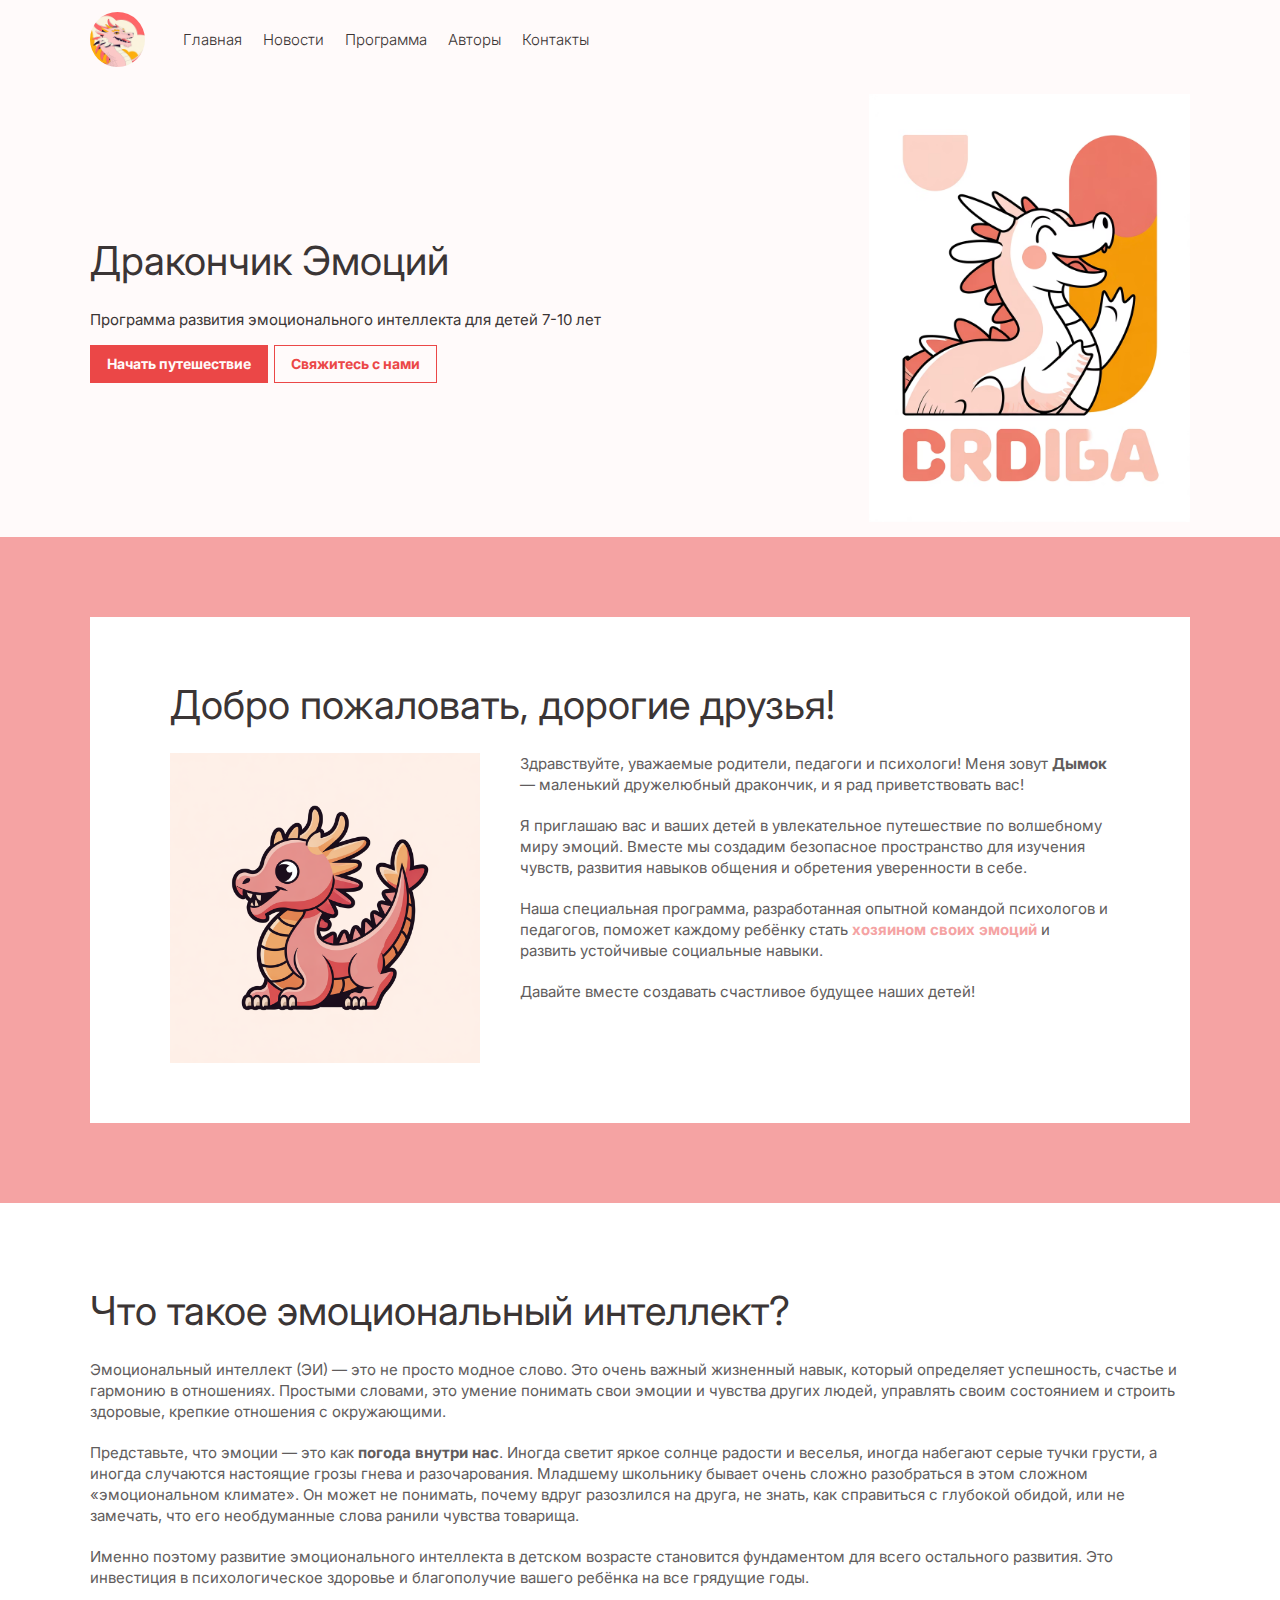
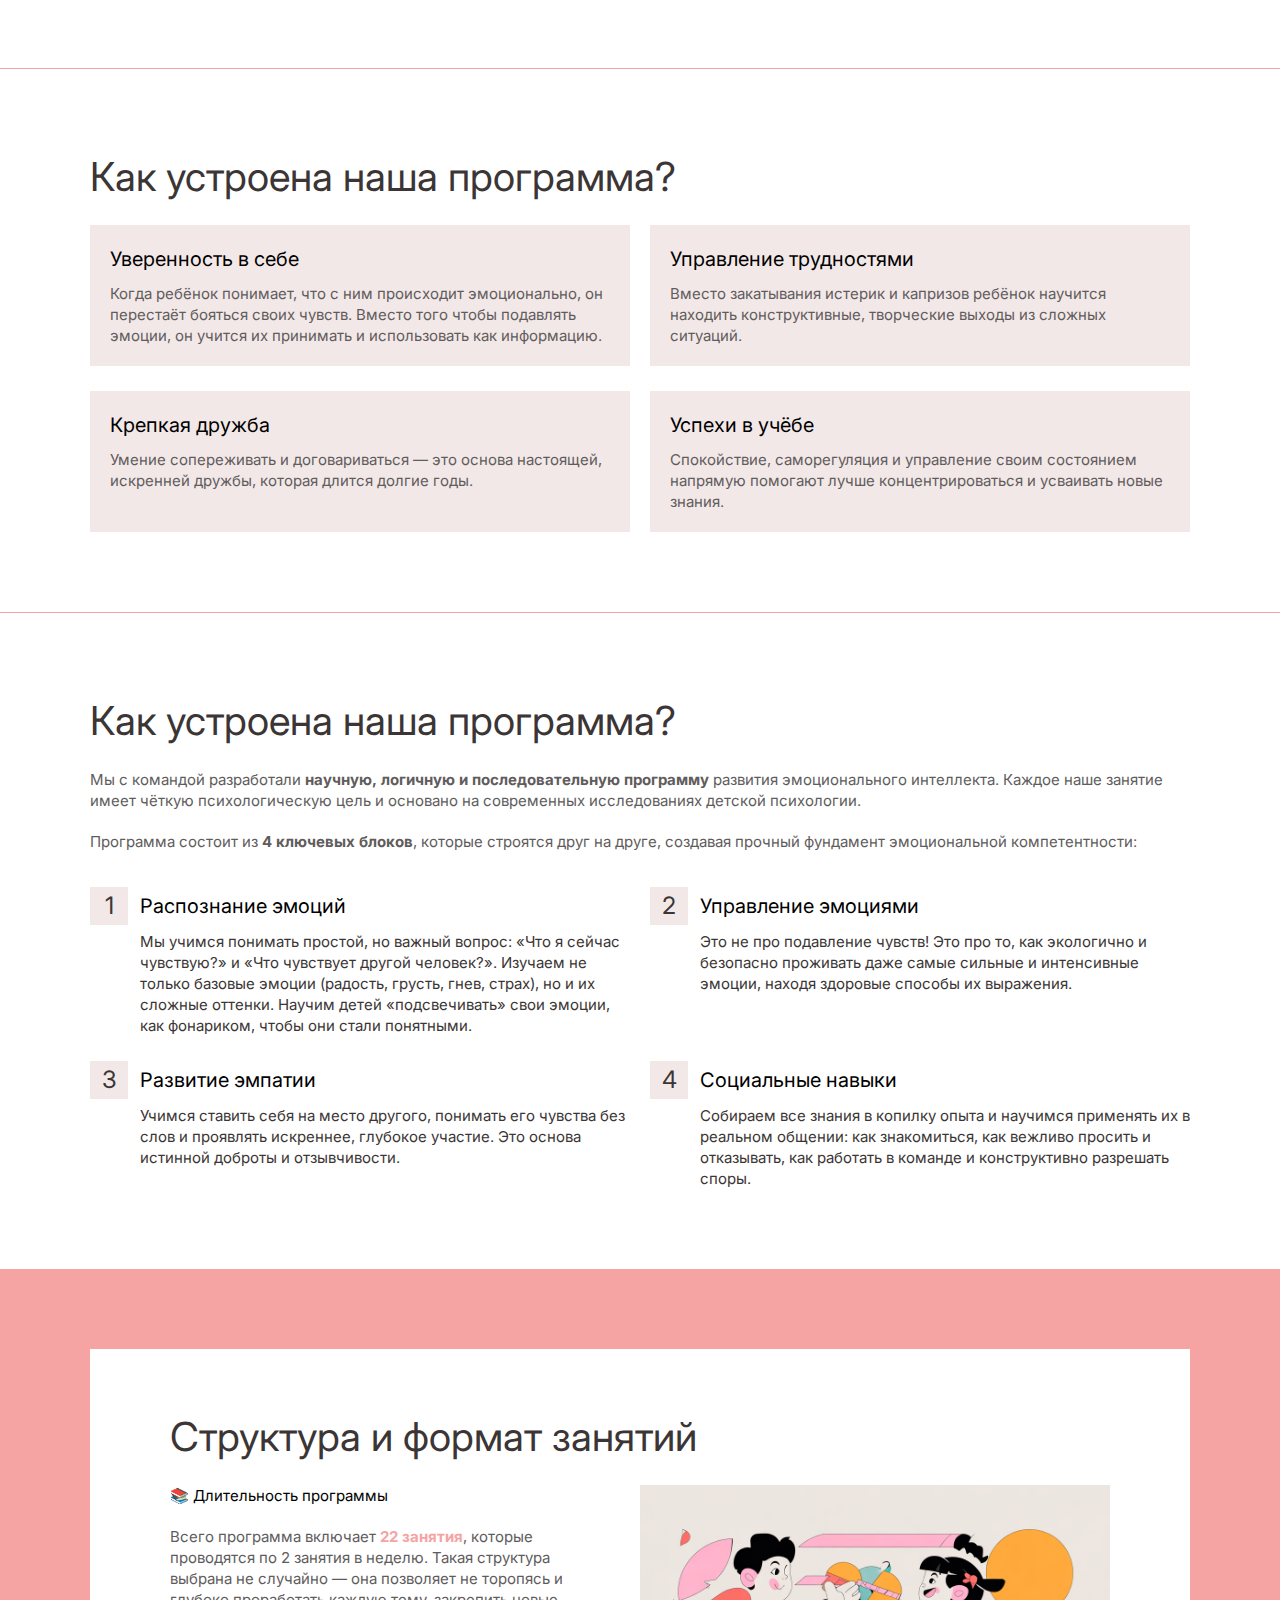
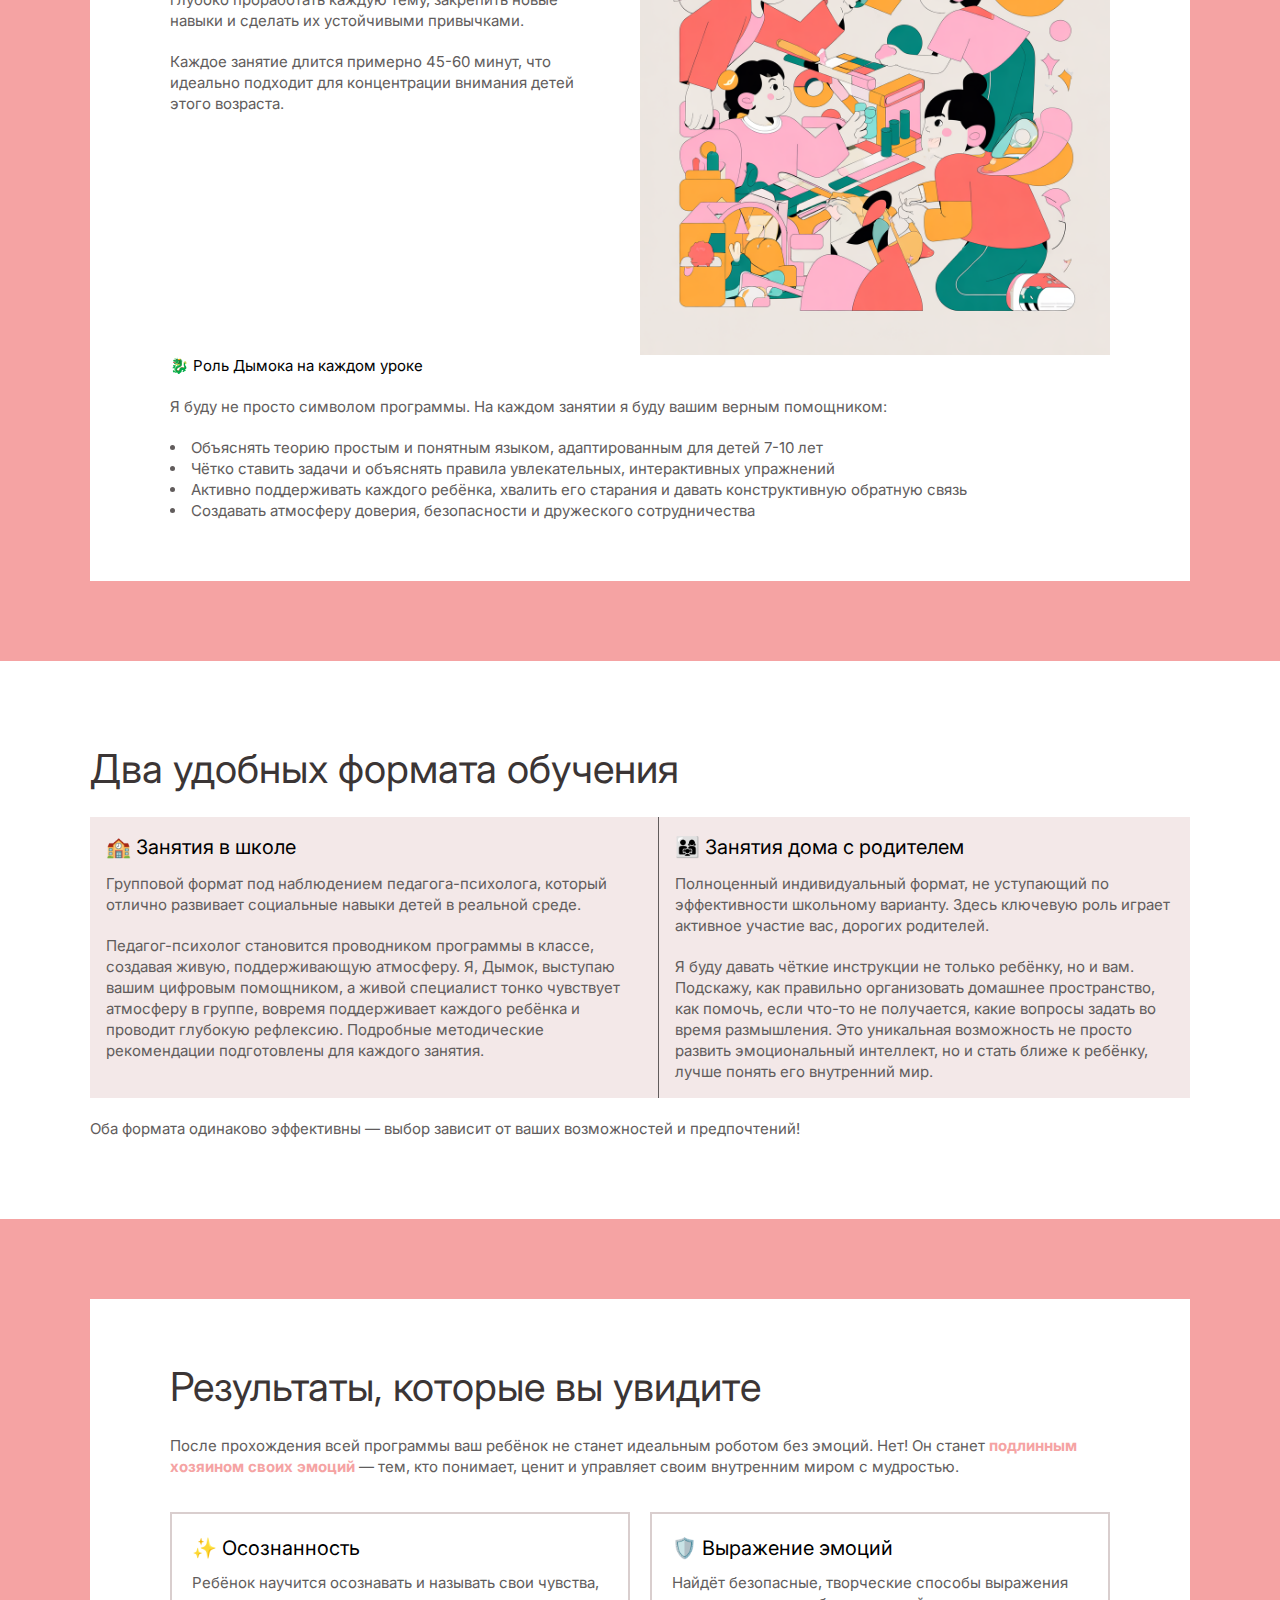
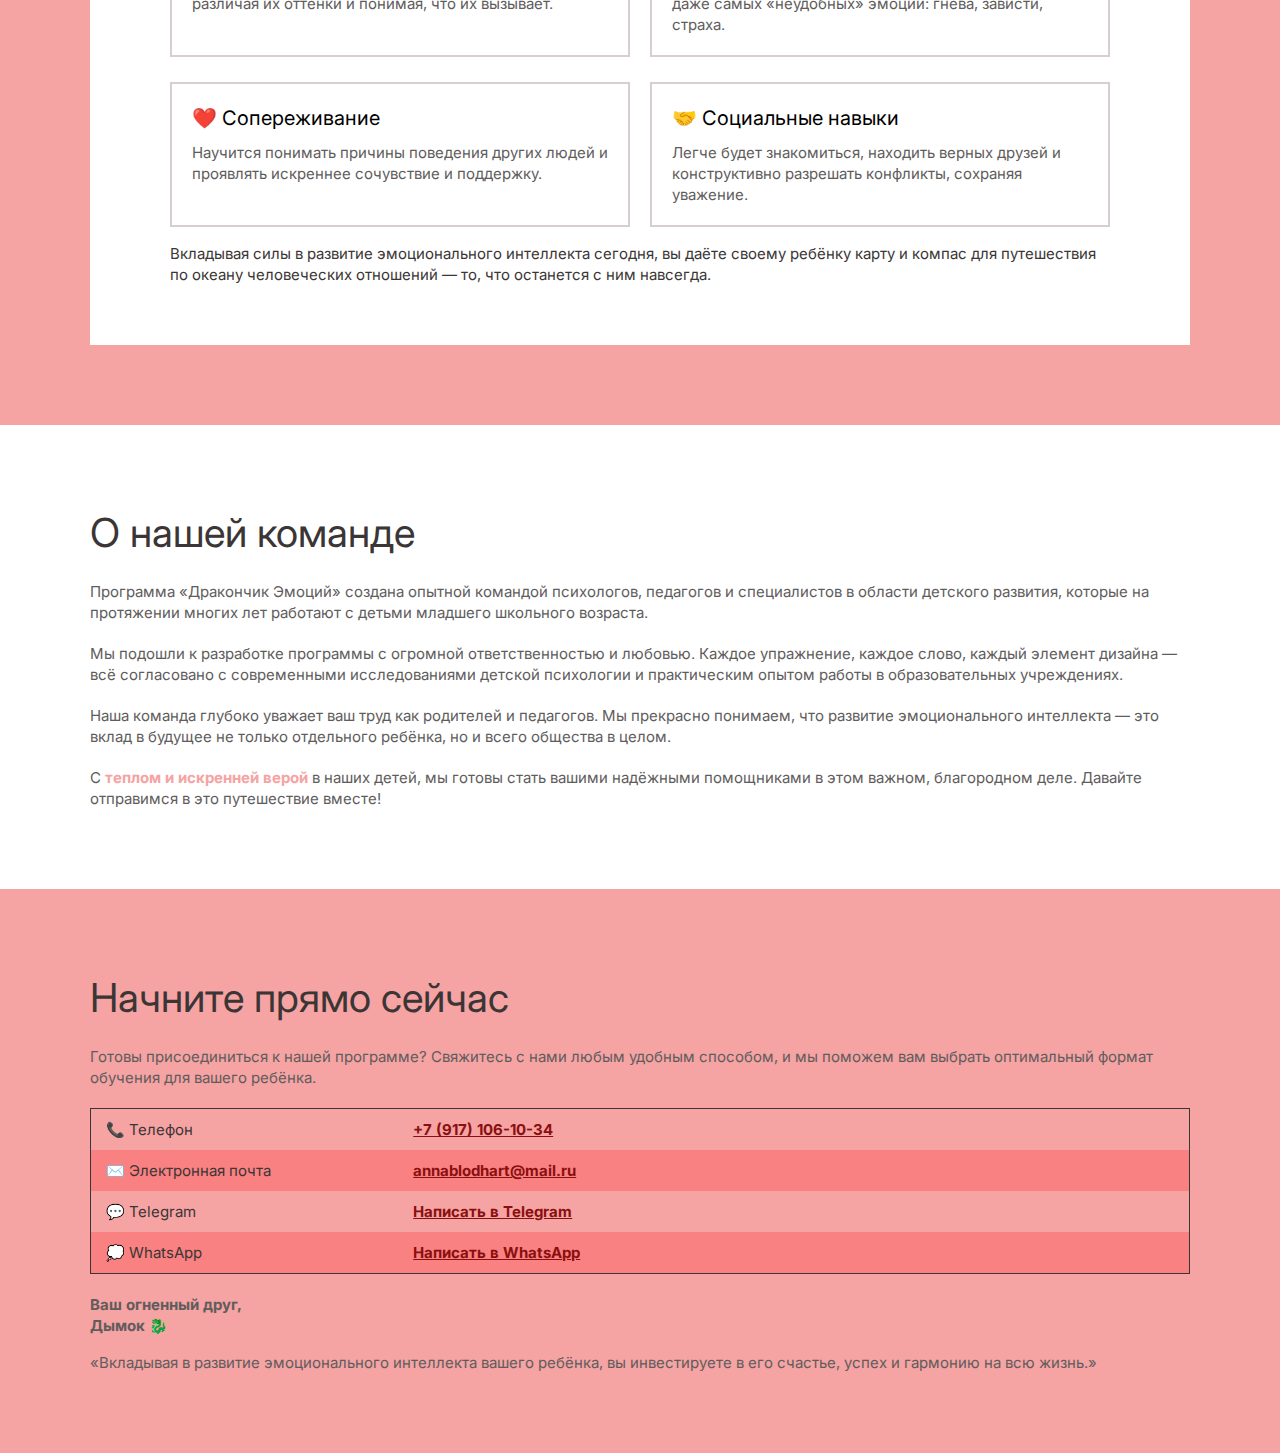
<file: index.html>
<!DOCTYPE html>
<html>

<head>
	<meta charSet="utf-8" data-next-head="" />
	<meta name="viewport" content="width=device-width" data-next-head="" />
	<link rel="preload" href="files/static/css/9eb192a076a45b50.css" as="style" />
	<link rel="preload" href="files/static/css/7da1eb3109150412.css" as="style" />
	<link rel="stylesheet" href="files/static/css/9eb192a076a45b50.css" data-n-g="" />
	<link rel="stylesheet" href="files/static/css/7da1eb3109150412.css" data-n-p="" />
	<noscript data-n-css=""></noscript>
    <link rel="preconnect" href="https://fonts.googleapis.com">
<link rel="preconnect" href="https://fonts.gstatic.com" crossorigin>
<link href="https://fonts.googleapis.com/css2?family=Inter:ital,opsz,wght@0,14..32,100..900;1,14..32,100..900&family=Roboto:ital,wght@0,100..900;1,100..900&display=swap" rel="stylesheet">
	<script defer="" noModule="" src="files/static/chunks/polyfills-42372ed130431b0a.js"></script>
	<script src="files/static/chunks/webpack-057da668910d4143.js" defer=""></script>
	<script src="files/static/chunks/framework-3e5e67fa410f00de.js" defer=""></script>
	<script src="files/static/chunks/main-2e576d4664ef9c2c.js" defer=""></script>
	<script src="files/static/chunks/pages/_app-d65cc3b5fcc90241.js" defer=""></script>
	<script src="files/static/chunks/576-fcd01cb3a5eb6f92.js" defer=""></script>
	<script src="files/static/chunks/pages/index-081bde58c01b4ab3.js" defer=""></script>
	<script src="files/static/kq8TPjwaoXR4uI180AM7M/_buildManifest.js" defer=""></script>
	<script src="files/static/kq8TPjwaoXR4uI180AM7M/_ssgManifest.js" defer=""></script>
</head>

<body>
	<link rel="preload" as="image" href="./images/logo.png" />
	<link rel="preload" as="image" href="./images/startpage-1.png" />
	<link rel="preload" as="image" href="./images/welcome-1.png" />
	<link rel="preload" as="image" href="./images/structure-1.png" />
	<div id="__next">
		<div class="wrapper">
			<header class="Header_header__5ZApI">
				<div class="Header_headerContainer__4fCFu container">
					<div class="Header_logo__ULYlI"><img src="./images/logo.png" alt="" /></div>
					<nav class="Header_menu__F0oZj">
						<ul class="Header_menuList__gr7bb" data-depth="0">
							<li><a class="Header_menuItem__qfkrG" data-depth="0" href="/">Главная</a></li>
							<li><a class="Header_menuItem__qfkrG" data-depth="0" href="/">Новости</a></li>
							<li><a class="Header_menuItem__qfkrG" data-depth="0" href="program.html">Программа</a></li>
							<li><a class="Header_menuItem__qfkrG" data-depth="0" href="/">Авторы</a></li>
							<li><a class="Header_menuItem__qfkrG" data-depth="0" href="/">Контакты</a></li>
						</ul>
					</nav>
				</div>
			</header>
			<section class="index_startpage__3uON1">
				<div class="index_startpageContainer__zFsbW container">
					<div class="index_startpageInfo__u1mzY">
						<h1 class="Title_title__2TJCX">Дракончик Эмоций</h1>
						<div class="index_startpageText__xN0SY">Программа развития эмоционального интеллекта для детей 7-10 лет</div>
						<div class="index_startpageButtons__QN1NQ">
							<button class="Button_button__YyFph Button_red__Ovcr7">Начать путешествие</button>
							<button class="Button_button__YyFph Button_white__G8kma">Свяжитесь с нами</button>
						</div>
					</div>
					<div class="index_startpagePic__dGSSb"><img src="./images/startpage-1.png" class="index_startpageImg__ZbLu9" alt="" /></div>
				</div>
			</section>
			<section class="index_welcome__GiFsB">
				<div class="index_welcomeContainer__RGrCV container">
					<h1 class="Title_title__2TJCX index_welcomeTitle__TPgNM">Добро пожаловать, дорогие друзья!</h1>
					<div class="index_welcomeInfo__zDdO_">
						<div class="index_welcomePic__Oe9yw"><img src="./images/welcome-1.png" class="index_welcomeImg__yvmji" alt="" /></div>
						<div class="Text_text__WVAiG index_welcomeText__svdNw">
							<p>Здравствуйте, уважаемые родители, педагоги и психологи! Меня зовут <b>Дымок</b> — маленький дружелюбный дракончик, и я рад приветствовать вас!</p>
							<p>Я приглашаю вас и ваших детей в увлекательное путешествие по волшебному миру эмоций. Вместе мы создадим безопасное пространство для изучения чувств, развития навыков общения и обретения уверенности в себе.</p>
							<p>Наша специальная программа, разработанная опытной командой психологов и педагогов, поможет каждому ребёнку стать <b><span class="_pink">хозяином своих эмоций</span></b> и развить устойчивые социальные навыки.</p>
							<p>Давайте вместе создавать счастливое будущее наших детей!</p>
						</div>
					</div>
				</div>
			</section>
			<section class="index_ei__L44gg">
				<div class="index_eiContainer__WEHGo container">
					<h1 class="Title_title__2TJCX index_eiTitle__etliC">Что такое эмоциональный интеллект?</h1>
					<div class="Text_text__WVAiG">
						<p>Эмоциональный интеллект (ЭИ) — это не просто модное слово. Это очень важный жизненный навык, который определяет успешность, счастье и гармонию в отношениях. Простыми словами, это умение понимать свои эмоции и чувства других людей, управлять своим состоянием и строить здоровые, крепкие отношения с окружающими.</p>
						<p>Представьте, что эмоции — это как <b>погода внутри нас</b>. Иногда светит яркое солнце радости и веселья, иногда набегают серые тучки грусти, а иногда случаются настоящие грозы гнева и разочарования. Младшему школьнику бывает очень сложно разобраться в этом сложном «эмоциональном климате». Он может не понимать, почему вдруг разозлился на друга, не знать, как справиться с глубокой обидой, или не замечать, что его необдуманные слова ранили чувства товарища.</p>
						<p>Именно поэтому развитие эмоционального интеллекта в детском возрасте становится фундаментом для всего остального развития. Это инвестиция в психологическое здоровье и благополучие вашего ребёнка на все грядущие годы.</p>
					</div>
				</div>
			</section>
			<section class="index_reasons__MGFJT">
				<div class="container">
					<h1 class="Title_title__2TJCX index_reasonsTitle__KIWkO">Как устроена наша программа?</h1>
					<ul class="index_reasonsList__LXM9m" data-depth="0">
						<div class="index_reasonsItem__lHVTx">
							<h2 class="index_reasonsSubtitle__r7Aem">Уверенность в себе</h2>
							<div class="index_reasonsDesc__5cVSz">Когда ребёнок понимает, что с ним происходит эмоционально, он перестаёт бояться своих чувств. Вместо того чтобы подавлять эмоции, он учится их принимать и использовать как информацию.</div>
						</div>
						<div class="index_reasonsItem__lHVTx">
							<h2 class="index_reasonsSubtitle__r7Aem">Управление трудностями</h2>
							<div class="index_reasonsDesc__5cVSz">Вместо закатывания истерик и капризов ребёнок научится находить конструктивные, творческие выходы из сложных ситуаций.</div>
						</div>
						<div class="index_reasonsItem__lHVTx">
							<h2 class="index_reasonsSubtitle__r7Aem">Крепкая дружба</h2>
							<div class="index_reasonsDesc__5cVSz">Умение сопереживать и договариваться — это основа настоящей, искренней дружбы, которая длится долгие годы.</div>
						</div>
						<div class="index_reasonsItem__lHVTx">
							<h2 class="index_reasonsSubtitle__r7Aem">Успехи в учёбе</h2>
							<div class="index_reasonsDesc__5cVSz">Спокойствие, саморегуляция и управление своим состоянием напрямую помогают лучше концентрироваться и усваивать новые знания.</div>
						</div>
					</ul><span class="index_reasonsSub__cT54_"></span></div>
			</section>
			<section>
				<div class="container">
					<h1 class="Title_title__2TJCX index_blocksTitle__TLt1a">Как устроена наша программа?</h1>
					<div class="Text_text__WVAiG index_blocksText__TCMCF">
						<p>Мы с командой разработали <b>научную, логичную и последовательную программу</b> развития эмоционального интеллекта. Каждое наше занятие имеет чёткую психологическую цель и основано на современных исследованиях детской психологии.</p>
						<p>Программа состоит из <b>4 ключевых блоков</b>, которые строятся друг на друге, создавая прочный фундамент эмоциональной компетентности:</p>
					</div>
					<ul class="index_blocksList__o2zrc" data-depth="0">
						<div class="index_blocksItem__dcJzF">
							<div class="index_blocksNum__NMFhk">1</div>
							<h2 class="index_blocksSubtitle__p_iPi">Распознание эмоций</h2>
							<div class="index_blocksDesc__cHA8I">Мы учимся понимать простой, но важный вопрос: «Что я сейчас чувствую?» и «Что чувствует другой человек?». Изучаем не только базовые эмоции (радость, грусть, гнев, страх), но и их сложные оттенки. Научим детей «подсвечивать» свои эмоции, как фонариком, чтобы они стали понятными.</div>
						</div>
						<div class="index_blocksItem__dcJzF">
							<div class="index_blocksNum__NMFhk">2</div>
							<h2 class="index_blocksSubtitle__p_iPi">Управление эмоциями</h2>
							<div class="index_blocksDesc__cHA8I">Это не про подавление чувств! Это про то, как экологично и безопасно проживать даже самые сильные и интенсивные эмоции, находя здоровые способы их выражения.</div>
						</div>
						<div class="index_blocksItem__dcJzF">
							<div class="index_blocksNum__NMFhk">3</div>
							<h2 class="index_blocksSubtitle__p_iPi">Развитие эмпатии</h2>
							<div class="index_blocksDesc__cHA8I">Учимся ставить себя на место другого, понимать его чувства без слов и проявлять искреннее, глубокое участие. Это основа истинной доброты и отзывчивости.</div>
						</div>
						<div class="index_blocksItem__dcJzF">
							<div class="index_blocksNum__NMFhk">4</div>
							<h2 class="index_blocksSubtitle__p_iPi">Социальные навыки</h2>
							<div class="index_blocksDesc__cHA8I">Собираем все знания в копилку опыта и научимся применять их в реальном общении: как знакомиться, как вежливо просить и отказывать, как работать в команде и конструктивно разрешать споры.</div>
						</div>
					</ul>
				</div>
			</section>
			<section class="index_structure__MrtRv">
				<div class="index_structureContainer__Aa8vi container">
					<h1 class="Title_title__2TJCX index_structureTitle__guOc3">Структура и формат занятий</h1>
					<div class="index_structureInfo__HADSN">
						<div class="Text_text__WVAiG index_structureText__rWDO9">
							<p><span class="_black">📚 Длительность программы</span></p>
							<p>Всего программа включает <b><span class="_pink">22 занятия</span></b>, которые проводятся по 2 занятия в неделю. Такая структура выбрана не случайно — она позволяет не торопясь и глубоко проработать каждую тему, закрепить новые навыки и сделать их устойчивыми привычками.</p>
							<p>Каждое занятие длится примерно 45-60 минут, что идеально подходит для концентрации внимания детей этого возраста.</p>
						</div>
						<div class="index_structurePic__8i6qV"><img src="./images/structure-1.png" class="index_structureImg__mpa9D" alt="" /></div>
					</div>
					<div class="index_structureInfo__HADSN">
						<div class="Text_text__WVAiG index_structureText__rWDO9">
							<p><span class="_black">🐉 Роль Дымока на каждом уроке</span></p>
							<p>Я буду не просто символом программы. На каждом занятии я буду вашим верным помощником:</p>
							<ul class="List_list__Xfp_C index_structureList__q2alR">
								<li>Объяснять теорию простым и понятным языком, адаптированным для детей 7-10 лет</li>
								<li>Чётко ставить задачи и объяснять правила увлекательных, интерактивных упражнений</li>
								<li>Активно поддерживать каждого ребёнка, хвалить его старания и давать конструктивную обратную связь</li>
								<li>Создавать атмосферу доверия, безопасности и дружеского сотрудничества</li>
							</ul>
						</div>
					</div>
				</div>
			</section>
			<section>
				<div class="container">
					<h1 class="Title_title__2TJCX">Два удобных формата обучения</h1>
					<div class="index_typesInfo__viqFb">
						<div class="index_typesBlock__u2CJZ">
							<h2 class="index_typesSubtitle__dGbJx">🏫 Занятия в школе</h2>
							<div class="Text_text__WVAiG">
								<p>Групповой формат под наблюдением педагога-психолога, который отлично развивает социальные навыки детей в реальной среде.</p>
								<p>Педагог-психолог становится проводником программы в классе, создавая живую, поддерживающую атмосферу. Я, Дымок, выступаю вашим цифровым помощником, а живой специалист тонко чувствует атмосферу в группе, вовремя поддерживает каждого ребёнка и проводит глубокую рефлексию. Подробные методические рекомендации подготовлены для каждого занятия.</p>
							</div>
						</div>
						<div class="index_typesBlock__u2CJZ">
							<h2 class="index_typesSubtitle__dGbJx">👨‍👩‍👧 Занятия дома с родителем</h2>
							<div class="Text_text__WVAiG">
								<p>Полноценный индивидуальный формат, не уступающий по эффективности школьному варианту. Здесь ключевую роль играет активное участие вас, дорогих родителей.</p>
								<p>Я буду давать чёткие инструкции не только ребёнку, но и вам. Подскажу, как правильно организовать домашнее пространство, как помочь, если что-то не получается, какие вопросы задать во время размышления. Это уникальная возможность не просто развить эмоциональный интеллект, но и стать ближе к ребёнку, лучше понять его внутренний мир.</p>
							</div>
						</div>
					</div>
					<div class="index_typesSub__rspin">Оба формата одинаково эффективны — выбор зависит от ваших возможностей и предпочтений!</div>
				</div>
			</section>
			<section class="index_results__TuAMR">
				<div class="index_resultsContainer__0rY7_ container">
					<h1 class="Title_title__2TJCX index_resultsTitle__xCb9V">Результаты, которые вы увидите</h1>
					<div class="Text_text__WVAiG index_resultsText__JO667">
						<p>После прохождения всей программы ваш ребёнок не станет идеальным роботом без эмоций. Нет! Он станет <b><span class="_pink">подлинным хозяином своих эмоций</span></b> — тем, кто понимает, ценит и управляет своим внутренним миром с мудростью.</p>
					</div>
					<ul class="index_resultsList__X0Bvk" data-depth="0">
						<div class="index_resultsItem__qvEkg">
							<h2 class="index_resultsSubtitle__1TcP2">✨ Осознанность</h2>
							<div class="index_resultsDesc__3Wn_O">Ребёнок научится осознавать и называть свои чувства, различая их оттенки и понимая, что их вызывает.</div>
						</div>
						<div class="index_resultsItem__qvEkg">
							<h2 class="index_resultsSubtitle__1TcP2">🛡️ Выражение эмоций</h2>
							<div class="index_resultsDesc__3Wn_O">Найдёт безопасные, творческие способы выражения даже самых «неудобных» эмоций: гнева, зависти, страха.</div>
						</div>
						<div class="index_resultsItem__qvEkg">
							<h2 class="index_resultsSubtitle__1TcP2">❤️ Сопереживание</h2>
							<div class="index_resultsDesc__3Wn_O">Научится понимать причины поведения других людей и проявлять искреннее сочувствие и поддержку.</div>
						</div>
						<div class="index_resultsItem__qvEkg">
							<h2 class="index_resultsSubtitle__1TcP2">🤝 Социальные навыки</h2>
							<div class="index_resultsDesc__3Wn_O">Легче будет знакомиться, находить верных друзей и конструктивно разрешать конфликты, сохраняя уважение.</div>
						</div>
					</ul>
					<div class="index_resultsSub__r8stm">Вкладывая силы в развитие эмоционального интеллекта сегодня, вы даёте своему ребёнку карту и компас для путешествия по океану человеческих отношений — то, что останется с ним навсегда.</div>
				</div>
			</section>
			<section class="index_about__o3tfn">
				<div class="index_aboutContainer__D_3ld container">
					<h1 class="Title_title__2TJCX index_aboutTitle__L3J5S">О нашей команде</h1>
					<div class="Text_text__WVAiG">
						<p>Программа «Дракончик Эмоций» создана опытной командой психологов, педагогов и специалистов в области детского развития, которые на протяжении многих лет работают с детьми младшего школьного возраста.</p>
						<p>Мы подошли к разработке программы с огромной ответственностью и любовью. Каждое упражнение, каждое слово, каждый элемент дизайна — всё согласовано с современными исследованиями детской психологии и практическим опытом работы в образовательных учреждениях.</p>
						<p>Наша команда глубоко уважает ваш труд как родителей и педагогов. Мы прекрасно понимаем, что развитие эмоционального интеллекта — это вклад в будущее не только отдельного ребёнка, но и всего общества в целом.</p>
						<p>С <b><span class="_pink">теплом и искренней верой</span></b> в наших детей, мы готовы стать вашими надёжными помощниками в этом важном, благородном деле. Давайте отправимся в это путешествие вместе!</p>
					</div>
				</div>
			</section>
			<section class="index_begin__oFmwa">
				<div class="container">
					<h1 class="Title_title__2TJCX">Начните прямо сейчас</h1>
					<div class="Text_text__WVAiG">
						<p>Готовы присоединиться к нашей программе? Свяжитесь с нами любым удобным способом, и мы поможем вам выбрать оптимальный формат обучения для вашего ребёнка.</p>
					</div>
					<table class="index_beginTable__u0l_j">
						<tbody>
							<tr>
								<td>📞 Телефон</td>
								<td><a href="tel: +79171061034"><b>+7 (917) 106-10-34</b></a></td>
							</tr>
							<tr>
								<td>✉️ Электронная почта</td>
								<td><a href="mailto: annablodhart@mail.ru"><b>annablodhart@mail.ru</b></a></td>
							</tr>
							<tr>
								<td>💬 Telegram</td>
								<td><a href="https://t.me/annablodhart"><b>Написать в Telegram</b></a></td>
							</tr>
							<tr>
								<td>💭 WhatsApp</td>
								<td><a href="tel: +79171061034"><b>Написать в WhatsApp</b></a></td>
							</tr>
						</tbody>
					</table>
					<div class="Text_text__WVAiG">
						<p><b>Ваш огненный друг, <br/>Дымок 🐉</b></p>
					</div>
					<div class="index_beginSub__WIKAK">
						<p>«Вкладывая в развитие эмоционального интеллекта вашего ребёнка, вы инвестируете в его счастье, успех и гармонию на всю жизнь.»</p>
					</div>
				</div>
			</section>
		</div>
	</div>
	<script id="__NEXT_DATA__" type="application/json">{"props":{"pageProps":{}},"page":"/","query":{},"buildId":"kq8TPjwaoXR4uI180AM7M","nextExport":true,"autoExport":true,"isFallback":false,"scriptLoader":[]}</script>
</body>

</html>
</file>
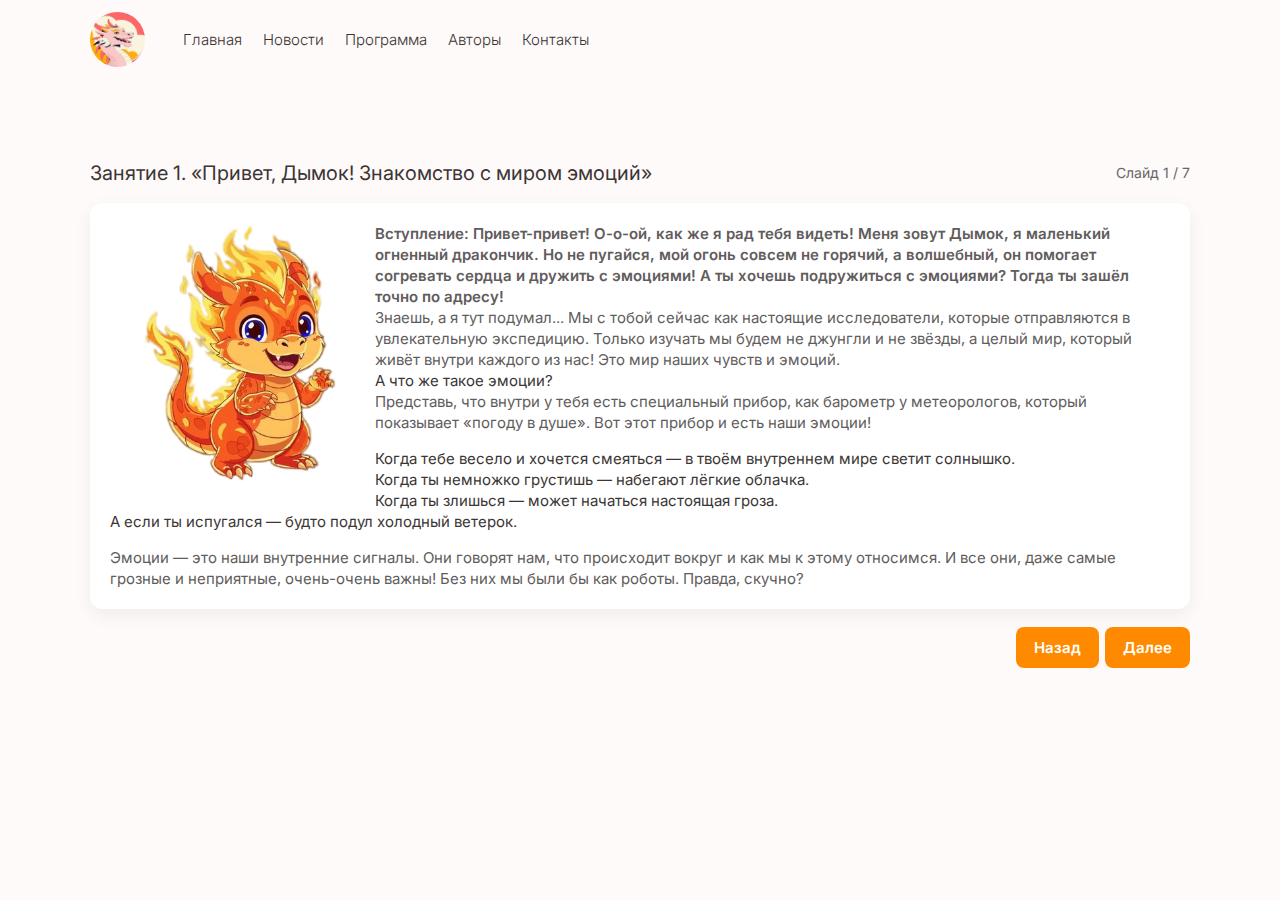
<file: program.html>
<!DOCTYPE html>
<html>

<head>
	<meta charSet="utf-8" data-next-head="" />
	<meta name="viewport" content="width=device-width" data-next-head="" />
	<link rel="preload" href="_next/static/css/9eb192a076a45b50.css" as="style" />
	<link rel="preload" href="_next/static/css/e0d6427075ab9827.css" as="style" />
	<link rel="stylesheet" href="_next/static/css/9eb192a076a45b50.css" data-n-g="" />
	<link rel="stylesheet" href="_next/static/css/e0d6427075ab9827.css" data-n-p="" />
	<noscript data-n-css=""></noscript>
    <link rel="preconnect" href="https://fonts.googleapis.com">
<link rel="preconnect" href="https://fonts.gstatic.com" crossorigin>
<link href="https://fonts.googleapis.com/css2?family=Inter:ital,opsz,wght@0,14..32,100..900;1,14..32,100..900&family=Roboto:ital,wght@0,100..900;1,100..900&display=swap" rel="stylesheet">
	<script defer="" noModule="" src="_next/static/chunks/polyfills-42372ed130431b0a.js"></script>
	<script src="_next/static/chunks/webpack-057da668910d4143.js" defer=""></script>
	<script src="_next/static/chunks/framework-3e5e67fa410f00de.js" defer=""></script>
	<script src="_next/static/chunks/main-2e576d4664ef9c2c.js" defer=""></script>
	<script src="_next/static/chunks/pages/_app-d65cc3b5fcc90241.js" defer=""></script>
	<script src="_next/static/chunks/576-fcd01cb3a5eb6f92.js" defer=""></script>
	<script src="_next/static/chunks/pages/program-082e5e26e2118543.js" defer=""></script>
	<script src="_next/static/kq8TPjwaoXR4uI180AM7M/_buildManifest.js" defer=""></script>
	<script src="_next/static/kq8TPjwaoXR4uI180AM7M/_ssgManifest.js" defer=""></script>
</head>

<body>
	<link rel="preload" as="image" href="./images/logo.png" />
	<link rel="preload" as="image" href="./images/dragon/hello.png" />
	<div id="__next">
		<header class="Header_header__5ZApI">
			<div class="Header_headerContainer__4fCFu container">
				<div class="Header_logo__ULYlI"><img src="./images/logo.png" alt="" /></div>
				<nav class="Header_menu__F0oZj">
					<ul class="Header_menuList__gr7bb" data-depth="0">
						<li><a class="Header_menuItem__qfkrG" data-depth="0" href="/index">Главная</a></li>
						<li><a class="Header_menuItem__qfkrG" data-depth="0" href="/">Новости</a></li>
						<li><a class="Header_menuItem__qfkrG" data-depth="0" href="/program">Программа</a></li>
						<li><a class="Header_menuItem__qfkrG" data-depth="0" href="/">Авторы</a></li>
						<li><a class="Header_menuItem__qfkrG" data-depth="0" href="/">Контакты</a></li>
					</ul>
				</nav>
			</div>
		</header>
		<section>
			<div class="container">
				<header class="style_header__OZPfK">
					<h2>Занятие 1. «Привет, Дымок! Знакомство с миром эмоций»</h2>
					<div class="style_progress__8oXm1">Слайд
						<!-- -->1
						<!-- -->/
						<!-- -->7</div>
				</header>
				<main class="style_content__L69PO">
					<div class="style_slide__h1hAk">
						<div>
							<div class="style_hero__naASB" style="display:inline;width:25%;float:left"><img src="./images/dragon/hello.png" alt="Дымок машет" class="style_dymokImg__obpJF" style="width:100%" /></div>
							<p class="style_lead__18rum">Вступление: Привет-привет! О-о-ой, как же я рад тебя видеть! Меня зовут Дымок, я маленький огненный дракончик. Но не пугайся, мой огонь совсем не горячий, а волшебный, он помогает согревать сердца и дружить с эмоциями! А ты хочешь подружиться с эмоциями? Тогда ты зашёл точно по адресу!</p>
							<p>Знаешь, а я тут подумал... Мы с тобой сейчас как настоящие исследователи, которые отправляются в увлекательную экспедицию. Только изучать мы будем не джунгли и не звёзды, а целый мир, который живёт внутри каждого из нас! Это мир наших чувств и эмоций.</p>
							<h4>А что же такое эмоции?</h4>
							<p>Представь, что внутри у тебя есть специальный прибор, как барометр у метеорологов, который показывает «погоду в душе». Вот этот прибор и есть наши эмоции!</p>
							<ul>
								<li>Когда тебе весело и хочется смеяться — в твоём внутреннем мире светит солнышко.</li>
								<li>Когда ты немножко грустишь — набегают лёгкие облачка.</li>
								<li>Когда ты злишься — может начаться настоящая гроза.</li>
								<li>А если ты испугался — будто подул холодный ветерок.</li>
							</ul>
							<p>Эмоции — это наши внутренние сигналы. Они говорят нам, что происходит вокруг и как мы к этому относимся. И все они, даже самые грозные и неприятные, очень-очень важны! Без них мы были бы как роботы. Правда, скучно?</p>
						</div>
					</div>
				</main>
				<footer class="style_controls__Lu_9K">
					<button class="style_button__ICVFN" aria-label="Назад">Назад</button>
					<button class="style_button__ICVFN" aria-label="Далее">Далее</button>
				</footer>
			</div>
		</section>
	</div>
	<script id="__NEXT_DATA__" type="application/json">{"props":{"pageProps":{}},"page":"/program","query":{},"buildId":"kq8TPjwaoXR4uI180AM7M","nextExport":true,"autoExport":true,"isFallback":false,"scriptLoader":[]}</script>
</body>

</html>
</file>
<file: files/static/css/9eb192a076a45b50.css>
*,:after,:before,:root{box-sizing:border-box}#__next,body,html{text-rendering:optimizeLegibility;line-height:1.4;-webkit-text-size-adjust:100%}#__next,blockquote,body,dd,dl,figure,h1,h2,h3,h4,h5,h6,html,p{margin:0;padding:0}ol[class],ul[class]{list-style:none;margin:0;padding:0}a{color:inherit;text-decoration:none;background-color:rgba(0,0,0,0)}canvas,img,picture,svg,video{display:block;max-width:100%;height:auto}button,input,select,textarea{font:inherit;margin:0;color:inherit;background:rgba(0,0,0,0);border:none;outline:none;-webkit-appearance:none;-moz-appearance:none;appearance:none;box-shadow:none;resize:none}button{cursor:pointer;background:none;border:none;padding:0;text-align:left}[disabled],fieldset[disabled]{opacity:.6;cursor:not-allowed;pointer-events:none}table{border-collapse:collapse;border-spacing:0}:root{font-family:Inter,system-ui,-apple-system,Segoe UI,Roboto,Helvetica Neue,Arial;font-size:14px;color:#222;background-color:#fff}:focus{outline:none}:focus-visible{outline:2px solid rgba(11,116,222,.28);outline-offset:2px}html{-webkit-text-size-adjust:100%}input[type=number]::-webkit-inner-spin-button,input[type=number]::-webkit-outer-spin-button{-webkit-appearance:none;margin:0}details{display:block}summary{list-style:none;cursor:pointer}i{font-family:icons!important;speak:never;font-style:normal;font-weight:400;font-weight:700;font-feature-settings:normal;font-variant:normal;text-transform:none;line-height:1;-webkit-font-smoothing:antialiased;-moz-osx-font-smoothing:grayscale}i:before{display:inline-flex}.icon-plus-2:before{content:""}.icon-success-2:before{content:""}.icon-plus:before{content:""}.icon-edit:before{content:""}.icon-trash:before{content:""}.icon-cancel:before{content:""}.icon-success:before{content:""}.icon-additional:before{content:""}.icon-appearance:before{content:""}.icon-cash:before{content:""}.icon-charisma:before{content:""}.icon-endurance:before{content:""}.icon-fight:before{content:""}.icon-health:before{content:""}.icon-strength:before{content:""}@import"https://fonts.googleapis.com/css2?family=Inter:ital,opsz,wght@0,14..32,100..900;1,14..32,100..900&family=Roboto:ital,wght@0,100..900;1,100..900&display=swap";:root{--pink-color:#F5A3A3;--pink-color-light:#eac7c7;--pink-color-dark:#fa8181;--text-color:#3B3535;--text-color-light:#615c5c;--red-color:#eb4747ff;--red-color-dark:#8A0F0F;--white-color:#FFFAFA;--white-color-dark:#f3e8e8ff;--border-color:#d9ceceff;--base-font:Inter;--button-size:14px;--subtitle-size:20px;--text-size:15px;--small-size:12px}@media(max-width:360px){:root{--button-size:11px;--subtitle-size:16px;--text-size:12px;--small-size:10px}}*{list-style:none;scrollbar-width:thin;scrollbar-color:var(--hud-red) var(--bg-dark);font-weight:400;padding:0;color:var(--text-color);font-size:var(--text-size)}b{font-weight:700}section{padding:80px 0}body{background-color:snow}._pink{color:var(--pink-color)}._black{color:#000}.container{display:block;max-width:1100px;margin:0 auto}b,span{font-size:inherit;font-family:inherit;color:inherit}span{font-weight:inherit}h1{font-size:40px}h2{font-size:var(--subtitle-size)}p{color:var(--text-color-light)}@media(max-width:360px){h1{font-size:20px}}#__next,body,html{background-size:100% 100%;height:100%;color:var(--text);font-family:var(--base-font);-webkit-font-smoothing:antialiased;-moz-osx-font-smoothing:grayscale}table{border:1px solid var(--text-color)}table tr:nth-child(2n){background:var(--pink-color-dark)}table tr td{padding:10px 15px}table tr td:first-child{width:28%}table a{color:var(--red-color-dark);text-decoration:underline}.range{display:flex;padding:12px 0}.rangeInput{-webkit-appearance:none;-moz-appearance:none;appearance:none;height:8px}.rangeInput::-webkit-slider-runnable-track{box-sizing:border-box;height:8px;background-color:var(--bg-);border:1px solid var(--border);border-radius:5px}.rangeInput::-moz-range-track{box-sizing:border-box;height:8px;background-color:var(--bg-);border:1px solid var(--border);border-radius:5px}.rangeInput::-webkit-slider-thumb{-webkit-appearance:none;width:16px;height:16px;margin-top:-5px;border:none;border-radius:50%;background:var(--hud-red-2);cursor:pointer}.rangeInput::-moz-range-thumb{width:16px;height:16px;margin-top:0;border:none;border-radius:50%;background:var(--hud-red-2)}@media(max-width:720px){body:before{background-size:auto;opacity:.85}}::-webkit-scrollbar{width:12px;height:12px;background:rgba(0,0,0,0)}::-webkit-scrollbar-track{background:var(--bg-dark);border:1px solid var(--glow);box-shadow:inset 0 0 6px var(--glow)}::-webkit-scrollbar-thumb{border-radius:4px;border:1px solid var(--hud-red);box-shadow:0 0 8px var(--hud-red-2),inset 0 0 4px var(--hud-red);-webkit-transition:background .3s ease,box-shadow .3s ease;transition:background .3s ease,box-shadow .3s ease}::-webkit-scrollbar-thumb,::-webkit-scrollbar-thumb:hover{background:linear-gradient(180deg,var(--hud-red-2) 0,var(--hud-red) 100%)}::-webkit-scrollbar-thumb:hover{box-shadow:0 0 12px rgba(var(--hud-red),.9),inset 0 0 6px rgba(255,0,0,.5)}
</file>
<file: files/static/css/7da1eb3109150412.css>
.Sidebar_sidebar__4O63n{display:flex;flex-direction:column;z-index:1}@media(max-width:360px){.Sidebar_sidebar__4O63n{position:fixed;right:0}.Sidebar_sidebar__4O63n.Sidebar__closed__AT1jH .Sidebar_wrapper__T8CrV{right:-100%}}.Sidebar_wrapper__T8CrV{transition:all .2s ease .2s;padding:30px 30px 18px 18px;background:var(--bg-dark);border-right:1px solid var(--border);display:flex;flex-direction:column;gap:18px;box-sizing:border-box;min-height:100vh}@media(max-width:360px){.Sidebar_wrapper__T8CrV{padding:12px 12px 10px 10px;position:fixed;right:0;width:100%}}.Sidebar_btn__XMnPm{display:none}@media(max-width:360px){.Sidebar_btn__XMnPm{--width:28px;--height:16px;--heightItem:1px;display:flex;margin:22px;z-index:1;flex-direction:column;align-items:center;justify-content:center;height:var(--height)}.Sidebar_btn__XMnPm div,.Sidebar_btn__XMnPm:after,.Sidebar_btn__XMnPm:before{content:"";width:var(--width);height:var(--heightItem);background:var(--text);transition:margin .2s ease .2s,transform .2s,width .2s;border-radius:3px}.Sidebar_btn__XMnPm:before{margin:0 0 calc((var(--height) - var(--heightItem)*3)/2) 0}.Sidebar_btn__XMnPm:after{margin:calc((var(--height) - var(--heightItem)*3)/2) 0 0 0}.Sidebar_btn__XMnPm[aria-expanded=false] div,.Sidebar_btn__XMnPm[aria-expanded=false]:after,.Sidebar_btn__XMnPm[aria-expanded=false]:before{transition:margin .2s ease 0s,transform .2s ease .2s}.Sidebar_btn__XMnPm[aria-expanded=false]:before{margin:0 0 calc(-1*var(--heightItem)) 0;transform:rotate(45deg)}.Sidebar_btn__XMnPm[aria-expanded=false] div{transform:rotate(135deg)}.Sidebar_btn__XMnPm[aria-expanded=false]:after{margin:calc(-1*var(--heightItem)) 0 0 0;width:0}}.Sidebar_top__wKbvh{display:flex;flex-direction:column;align-items:center;gap:8px}.Sidebar_name__6BBzY{font-size:16px;color:var(--hud-metal)}.Sidebar_nav__7FxI_{display:flex;flex-direction:column;gap:6px;margin-top:6px}.Sidebar_link__nNvwB{font-size:16px;padding:8px 10px;color:var(--text);text-decoration:none;display:inline-block;transition:.2s;width:100%;position:relative;z-index:1}.Sidebar_link__nNvwB:before{background:linear-gradient(90deg,var(--link-gradient),transparent);border-radius:4px;position:absolute;left:0;top:0;width:100%;height:100%;transition:.2s;opacity:0;content:""}@media(max-width:360px){.Sidebar_link__nNvwB{font-size:20px;padding:4px 6px}}.Sidebar_link__nNvwB:hover:before{opacity:1}.Sidebar_linkBtn__XkXsL{background:rgba(0,0,0,0);border:0;text-align:left;padding:8px 10px;border-radius:6px;cursor:pointer;color:var(--text)}.Sidebar_linkBtn__XkXsL:hover{background:linear-gradient(90deg,rgba(255,31,31,.04),transparent)}.Sidebar_submenuInner__u_OHt{display:flex;flex-direction:column;padding:0 6px}.Sidebar_dropdownLink__tSi4i{display:block;padding:8px 10px;border-radius:8px;color:var(--hud-red-2);text-decoration:none}.Sidebar_dropdownLink__tSi4i:hover{background:linear-gradient(90deg,rgba(255,31,31,.04),transparent)}.Sidebar_dropdownDivider__aUbDJ{height:1px;background:hsla(0,0%,100%,.02);margin:6px 0}.Sidebar_addQuestBtn__3P3on{display:inline-block;padding:10px 12px;border-radius:10px;background:linear-gradient(90deg,var(--hud-red),var(--hud-red-2));color:#0b0b0b;text-align:center;text-decoration:none}.Sidebar_addQuestBtn__3P3on:hover{filter:brightness(.98)}.Sidebar_footer__aos4w{margin-top:auto;color:var(--muted);text-align:center;font-size:12px}.Layout_root__r1nkv{display:flex;margin:0 auto;height:100vh;max-width:1100px;color:var(--text);box-shadow:0 0 100px 75px var(--bg-dark)}.Layout_main__gszeK{flex:1 1;display:flex;flex-direction:column;overflow:auto;background:linear-gradient(180deg,rgba(0,0,0,.02),rgba(0,0,0,.06))}.Layout_header__MmdZZ{padding:18px 24px;border-bottom:1px solid hsla(0,0%,100%,.02);background:rgba(0,0,0,0)}.Layout_content___CZkq{padding:30px}@media(max-width:360px){.Layout_content___CZkq{padding:15px}}.index_startpage__3uON1{padding:0}.index_startpageContainer__zFsbW{display:flex;gap:30px;padding:15px 0}.index_startpageInfo__u1mzY{display:flex;justify-content:center;flex-direction:column;flex:1 1 70%}.index_startpageText__xN0SY{margin-bottom:15px}.index_startpageButtons__QN1NQ{display:flex;gap:6px}.index_startpagePic__dGSSb{width:30%}.index_startpageImg__ZbLu9{width:100%}.index_welcome__GiFsB{background:var(--pink-color)}.index_welcomeContainer__RGrCV{display:flex;flex-direction:column;padding:60px 80px;background:#fff}.index_welcomeInfo__zDdO_{display:flex;gap:40px}.index_welcomeTitle__TPgNM{margin-bottom:30px}.index_welcomeText__svdNw{flex:1 1}.index_welcomeButtons__SYuDU{display:flex;gap:6px}.index_welcomePic__Oe9yw{width:33%}.index_welcomeImg__yvmji{width:100%}.index_ei__L44gg{border-bottom:1px solid var(--pink-color)}.index_eiContainer__WEHGo{display:flex;flex-direction:column}.index_eiTitle__etliC{margin-bottom:40px}.index_reasons__MGFJT{border-bottom:1px solid var(--pink-color)}.index_reasonsText__edfqs,.index_reasonsTitle__KIWkO{margin-bottom:35px}.index_reasonsList__LXM9m{display:grid;grid-template-columns:1fr 1fr;grid-gap:25px 20px;gap:25px 20px}.index_reasonsItem__lHVTx{background:var(--white-color-dark);padding:20px}.index_reasonsSubtitle__r7Aem{color:#000;margin-bottom:10px}.index_reasonsDesc__5cVSz{color:var(--text-color-light)}.index_reasonsSub__cT54_{margin-top:16px}.index_blocksText__TCMCF,.index_blocksTitle__TLt1a{margin-bottom:35px}.index_blocksList__o2zrc{display:grid;grid-template-columns:1fr 1fr;grid-gap:25px 20px;gap:25px 20px}.index_blocksItem__dcJzF{display:grid;flex:1 1 50%;grid-gap:6px 12px;gap:6px 12px;grid-template-columns:38px auto;grid-template-rows:38px auto;grid-template-areas:"num subtitle" ". desc"}.index_blocksNum__NMFhk{display:flex;align-items:center;justify-content:center;grid-area:num;background:var(--white-color-dark);padding:6px 3px;font-size:24px}.index_blocksSubtitle__p_iPi{grid-area:subtitle;color:#000;align-self:center}.index_blocksDesc__cHA8I{grid-area:desc}.index_structure__MrtRv{background:var(--pink-color)}.index_structureContainer__Aa8vi{display:flex;flex-direction:column;padding:60px 80px;background:#fff}.index_structureInfo__HADSN{display:flex;gap:40px}.index_structureTitle__guOc3{margin-bottom:30px}.index_structureList__q2alR{list-style:disc}.index_structureList__q2alR li{color:var(--text-color-light)}.index_structureText__rWDO9{flex:1 1}.index_structureText__rWDO9 p{color:var(--text-color-light)}.index_structureButtons__pvMHX{display:flex;gap:6px}.index_structurePic__8i6qV{width:50%}.index_structureImg__mpa9D{width:100%}.index_typesInfo__viqFb{display:flex;background:var(--white-color-dark)}.index_typesBlock__u2CJZ{padding:16px}.index_typesBlock__u2CJZ:first-child{border-right:1px solid var(--text-color-light)}.index_typesSubtitle__dGbJx{margin-bottom:12px;color:#000}.index_typesSub__rspin{color:var(--text-color-light);margin-top:20px}.index_results__TuAMR{background:var(--pink-color)}.index_resultsContainer__0rY7_{display:flex;flex-direction:column;padding:60px 80px;background:#fff}.index_resultsText__JO667,.index_resultsTitle__xCb9V{margin-bottom:35px}.index_resultsList__X0Bvk{display:grid;grid-template-columns:1fr 1fr;grid-gap:25px 20px;gap:25px 20px}.index_resultsItem__qvEkg{border:2px solid var(--border-color);padding:20px}.index_resultsSubtitle__1TcP2{color:#000;margin-bottom:10px}.index_resultsDesc__3Wn_O{color:var(--text-color-light)}.index_resultsSub__r8stm{margin-top:16px}.index_about__o3tfn{border-bottom:1px solid var(--pink-color)}.index_aboutContainer__D_3ld{display:flex;flex-direction:column}.index_aboutTitle__L3J5S{margin-bottom:40px}.index_begin__oFmwa{background:var(--pink-color)}.index_beginTable__u0l_j{width:100%;margin:20px 0}.index_beginSub__WIKAK{margin-top:16px}.Title_title__2TJCX{margin-bottom:20px}.Text_text__WVAiG{display:flex;flex-direction:column;gap:20px}.Button_button__YyFph{font-size:var(--button-size);padding:8px 16px;border:1px solid var(--red-color);font-weight:700}.Button_red__Ovcr7{background:var(--red-color);color:var(--white-color)}.Button_white__G8kma{background:var(--white-color);color:var(--red-color)}.List_list__Xfp_C li{list-style-type:disc;list-style-position:inside}.List_list__Xfp_C li:before{content:""}.Header_header__5ZApI{display:flex;padding:12px 0}.Header_headerContainer__4fCFu{display:flex;width:100%}.Header_logo__ULYlI{width:55px;height:55px;border-radius:50%;overflow:hidden;margin-right:30px}.Header_menu__F0oZj{display:flex;align-items:center}.Header_menuList__gr7bb{display:flex;gap:5px}.Header_menuItem__qfkrG{padding:8px;font-weight:300}
</file>
<file: _next/static/css/9eb192a076a45b50.css>
*,:after,:before,:root{box-sizing:border-box}#__next,body,html{text-rendering:optimizeLegibility;line-height:1.4;-webkit-text-size-adjust:100%}#__next,blockquote,body,dd,dl,figure,h1,h2,h3,h4,h5,h6,html,p{margin:0;padding:0}ol[class],ul[class]{list-style:none;margin:0;padding:0}a{color:inherit;text-decoration:none;background-color:rgba(0,0,0,0)}canvas,img,picture,svg,video{display:block;max-width:100%;height:auto}button,input,select,textarea{font:inherit;margin:0;color:inherit;background:rgba(0,0,0,0);border:none;outline:none;-webkit-appearance:none;-moz-appearance:none;appearance:none;box-shadow:none;resize:none}button{cursor:pointer;background:none;border:none;padding:0;text-align:left}[disabled],fieldset[disabled]{opacity:.6;cursor:not-allowed;pointer-events:none}table{border-collapse:collapse;border-spacing:0}:root{font-family:Inter,system-ui,-apple-system,Segoe UI,Roboto,Helvetica Neue,Arial;font-size:14px;color:#222;background-color:#fff}:focus{outline:none}:focus-visible{outline:2px solid rgba(11,116,222,.28);outline-offset:2px}html{-webkit-text-size-adjust:100%}input[type=number]::-webkit-inner-spin-button,input[type=number]::-webkit-outer-spin-button{-webkit-appearance:none;margin:0}details{display:block}summary{list-style:none;cursor:pointer}i{font-family:icons!important;speak:never;font-style:normal;font-weight:400;font-weight:700;font-feature-settings:normal;font-variant:normal;text-transform:none;line-height:1;-webkit-font-smoothing:antialiased;-moz-osx-font-smoothing:grayscale}i:before{display:inline-flex}.icon-plus-2:before{content:""}.icon-success-2:before{content:""}.icon-plus:before{content:""}.icon-edit:before{content:""}.icon-trash:before{content:""}.icon-cancel:before{content:""}.icon-success:before{content:""}.icon-additional:before{content:""}.icon-appearance:before{content:""}.icon-cash:before{content:""}.icon-charisma:before{content:""}.icon-endurance:before{content:""}.icon-fight:before{content:""}.icon-health:before{content:""}.icon-strength:before{content:""}@import"https://fonts.googleapis.com/css2?family=Inter:ital,opsz,wght@0,14..32,100..900;1,14..32,100..900&family=Roboto:ital,wght@0,100..900;1,100..900&display=swap";:root{--pink-color:#F5A3A3;--pink-color-light:#eac7c7;--pink-color-dark:#fa8181;--text-color:#3B3535;--text-color-light:#615c5c;--red-color:#eb4747ff;--red-color-dark:#8A0F0F;--white-color:#FFFAFA;--white-color-dark:#f3e8e8ff;--border-color:#d9ceceff;--base-font:Inter;--button-size:14px;--subtitle-size:20px;--text-size:15px;--small-size:12px}@media(max-width:360px){:root{--button-size:11px;--subtitle-size:16px;--text-size:12px;--small-size:10px}}*{list-style:none;scrollbar-width:thin;scrollbar-color:var(--hud-red) var(--bg-dark);font-weight:400;padding:0;color:var(--text-color);font-size:var(--text-size)}b{font-weight:700}section{padding:80px 0}body{background-color:snow}._pink{color:var(--pink-color)}._black{color:#000}.container{display:block;max-width:1100px;margin:0 auto}b,span{font-size:inherit;font-family:inherit;color:inherit}span{font-weight:inherit}h1{font-size:40px}h2{font-size:var(--subtitle-size)}p{color:var(--text-color-light)}@media(max-width:360px){h1{font-size:20px}}#__next,body,html{background-size:100% 100%;height:100%;color:var(--text);font-family:var(--base-font);-webkit-font-smoothing:antialiased;-moz-osx-font-smoothing:grayscale}table{border:1px solid var(--text-color)}table tr:nth-child(2n){background:var(--pink-color-dark)}table tr td{padding:10px 15px}table tr td:first-child{width:28%}table a{color:var(--red-color-dark);text-decoration:underline}.range{display:flex;padding:12px 0}.rangeInput{-webkit-appearance:none;-moz-appearance:none;appearance:none;height:8px}.rangeInput::-webkit-slider-runnable-track{box-sizing:border-box;height:8px;background-color:var(--bg-);border:1px solid var(--border);border-radius:5px}.rangeInput::-moz-range-track{box-sizing:border-box;height:8px;background-color:var(--bg-);border:1px solid var(--border);border-radius:5px}.rangeInput::-webkit-slider-thumb{-webkit-appearance:none;width:16px;height:16px;margin-top:-5px;border:none;border-radius:50%;background:var(--hud-red-2);cursor:pointer}.rangeInput::-moz-range-thumb{width:16px;height:16px;margin-top:0;border:none;border-radius:50%;background:var(--hud-red-2)}@media(max-width:720px){body:before{background-size:auto;opacity:.85}}::-webkit-scrollbar{width:12px;height:12px;background:rgba(0,0,0,0)}::-webkit-scrollbar-track{background:var(--bg-dark);border:1px solid var(--glow);box-shadow:inset 0 0 6px var(--glow)}::-webkit-scrollbar-thumb{border-radius:4px;border:1px solid var(--hud-red);box-shadow:0 0 8px var(--hud-red-2),inset 0 0 4px var(--hud-red);-webkit-transition:background .3s ease,box-shadow .3s ease;transition:background .3s ease,box-shadow .3s ease}::-webkit-scrollbar-thumb,::-webkit-scrollbar-thumb:hover{background:linear-gradient(180deg,var(--hud-red-2) 0,var(--hud-red) 100%)}::-webkit-scrollbar-thumb:hover{box-shadow:0 0 12px rgba(var(--hud-red),.9),inset 0 0 6px rgba(255,0,0,.5)}
</file>
<file: _next/static/css/e0d6427075ab9827.css>
.style_header__OZPfK{display:flex;justify-content:space-between;align-items:center;margin-bottom:16px}.style_progress__8oXm1{font-size:14px;color:#666}.style_content__L69PO{background:#fff;padding:20px;border-radius:12px;box-shadow:0 6px 18px rgba(0,0,0,.06)}.style_slide__h1hAk{min-height:300px}.style_hero__naASB{display:flex;justify-content:center;margin-bottom:12px}.style_heroSmall__Z2prK{display:flex;gap:12px;align-items:start;align-items:center;justify-content:center;margin-top:18px}.style_heroSmall__Z2prK img{width:20%;border-radius:10%}.style_heroSmall__Z2prK p{width:30%}.style_disabled__YeIVH{opacity:.5;pointer-events:none}.style_dymokImg__obpJF{width:160px;height:auto}.style_lead__18rum{font-weight:600}.style_card__DWBVA{background:#f7f9fc;padding:12px;border-radius:8px;margin:12px 0}.style_exercise__RPz9t{margin-top:12px}.style_orchestraCard__QNapk{text-align:center;display:flex;align-items:flex-start;flex-direction:column}.style_orchestraImg__UCTvh{width:280px;cursor:pointer;border-radius:8px}.style_orchestraLabel__plDHG{font-weight:700;margin-top:8px}.style_hint__STlPL{font-size:12px;color:#666}.style_controls__Lu_9K{display:flex;justify-content:flex-end;margin-top:18px;gap:6px}.style_button__ICVFN{padding:10px 18px;border-radius:8px;border:none;cursor:pointer;background:#ff8a00;color:#fff;font-weight:600}.style_smallBtn__SeTvT{padding:6px 10px;margin:6px}.style_situationCard__9LoeG{margin-top:10px}.style_situationImg__eXg_Q{width:100%;max-width:420px;border-radius:8px}.style_emotionIcons__8gtj8{display:flex;gap:8px;margin-top:10px;flex-wrap:wrap}.style_emotionBtn__6SucF{padding:8px 12px;border-radius:8px;border:1px solid #ddd;background:#fff;cursor:pointer}.style_feedback__dBduj{margin-top:12px;padding:10px;border-radius:8px}.style_ok__kcrM8{background:#e6ffef;border:1px solid #bdeacb}.style_fail__F_F6W{background:#fff1f0;border:1px solid #f1b0b0}.style_roleCard__0z51B{margin-top:14px;padding:10px;background:#f5f7fb;border-radius:8px}.Header_header__5ZApI{display:flex;padding:12px 0}.Header_headerContainer__4fCFu{display:flex;width:100%}.Header_logo__ULYlI{width:55px;height:55px;border-radius:50%;overflow:hidden;margin-right:30px}.Header_menu__F0oZj{display:flex;align-items:center}.Header_menuList__gr7bb{display:flex;gap:5px}.Header_menuItem__qfkrG{padding:8px;font-weight:300}.Button_button__YyFph{font-size:var(--button-size);padding:8px 16px;border:1px solid var(--red-color);font-weight:700}.Button_red__Ovcr7{background:var(--red-color);color:var(--white-color)}.Button_white__G8kma{background:var(--white-color);color:var(--red-color)}
</file>
